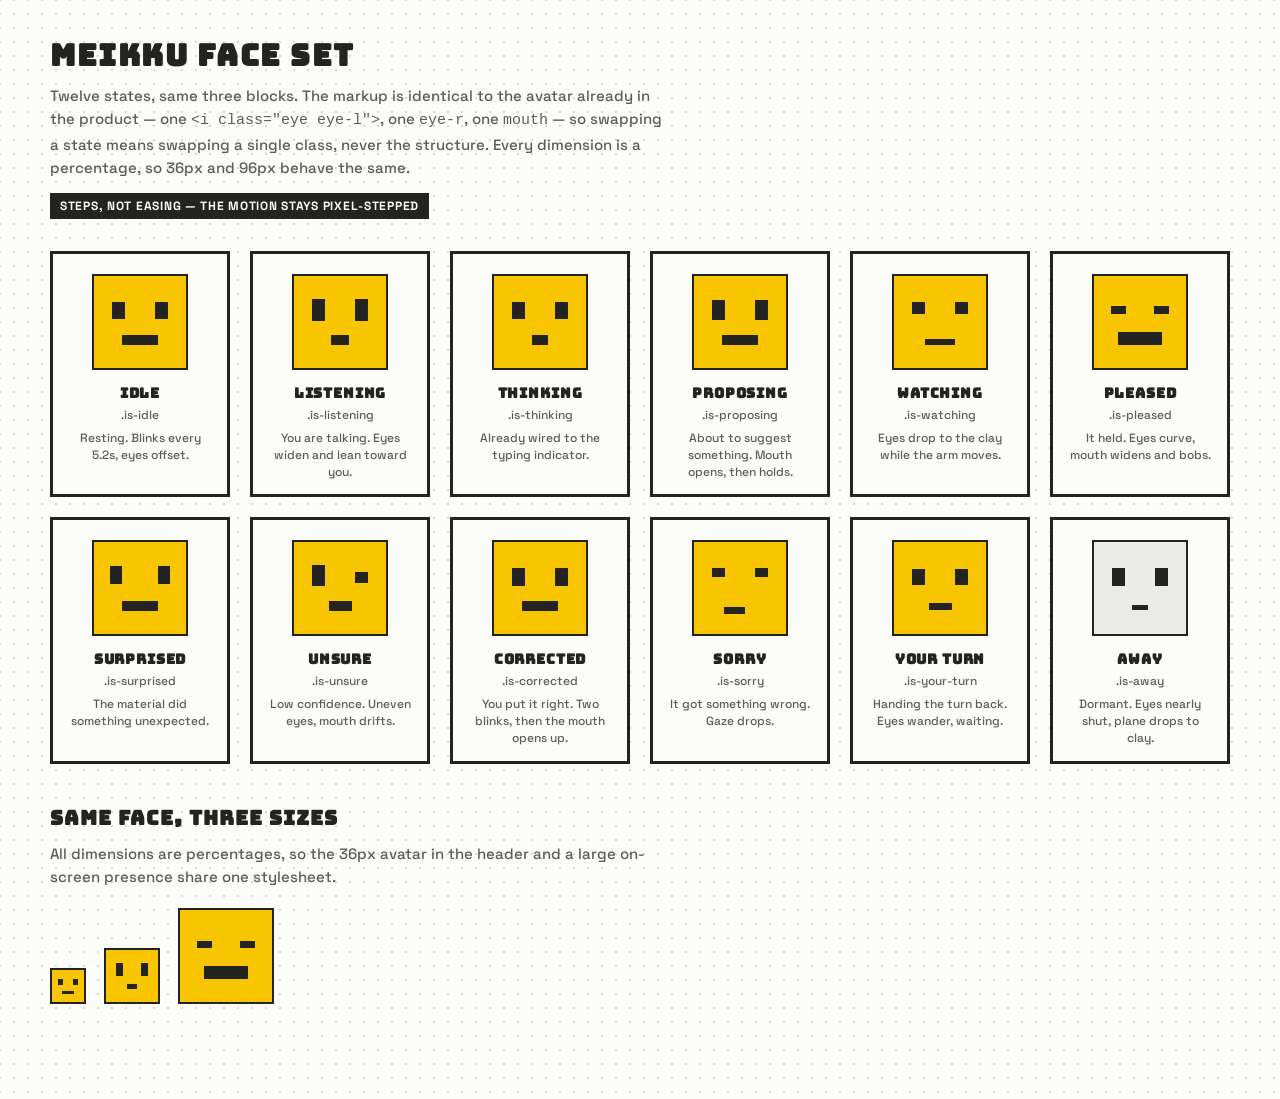
<file: deck-v3/robot/code/project/UI/d1_deck_evidence_slice/meikku_faces.html>
<!doctype html>
<html lang="en">
  <head>
    <meta charset="utf-8" />
    <meta name="viewport" content="width=device-width, initial-scale=1" />
    <title>Meikku — Face set</title>
    <link rel="icon" href="data:," />
    <style>
      @font-face {
        font-family: "Bungee";
        src: url("../../../../../ui/assets/storyboard/fonts/Bungee-Regular.ttf") format("truetype");
        font-display: swap;
      }
      @font-face {
        font-family: "Space Grotesk";
        src: url("../../../../../ui/assets/storyboard/fonts/SpaceGrotesk-wght.ttf") format("truetype");
        font-weight: 300 700;
        font-display: swap;
      }

      :root {
        /* Meikku Design DNA 2026-08-07 —— 唯一允许出现字面色值的地方 */
        --meikku-paper: #FCFCFA;
        --meikku-clay:  #EBEBE7;
        --meikku-grid:  #D8D8D3;
        --meikku-stone: #5C5C58;
        --meikku-slate: #232322;
        --meikku-ultramarine: #1052CC;
        --meikku-viridian:    #0E7A42;
        --meikku-cadmium:     #F7C600;
        --meikku-vermilion:   #D42718;
        --font-display: "Bungee", Impact, "Arial Black", sans-serif;
        --font-body: "Space Grotesk", Arial, Helvetica, sans-serif;
      }

      * { margin: 0; padding: 0; box-sizing: border-box; }
      body {
        font-family: var(--font-body);
        background: var(--meikku-paper);
        color: var(--meikku-slate);
        padding: 40px 32px 64px;
        background-image: radial-gradient(var(--meikku-grid) 1px, transparent 1px);
        background-size: 14px 14px;
        background-position: 7px 7px;
      }

      header { max-width: 1180px; margin: 0 auto 32px; }
      h1 {
        font-family: var(--font-display); font-size: 30px;
        letter-spacing: .05em; text-transform: uppercase; line-height: 1;
      }
      .lede {
        margin-top: 14px; max-width: 62ch;
        font-size: 15px; font-weight: 500; line-height: 1.55; color: var(--meikku-stone);
      }
      .note {
        margin-top: 14px; display: inline-block;
        background: var(--meikku-slate); color: var(--meikku-paper);
        padding: 5px 10px; font-size: 12px; font-weight: 700;
        letter-spacing: .06em; text-transform: uppercase;
      }

      .grid {
        max-width: 1180px; margin: 0 auto;
        display: grid; grid-template-columns: repeat(auto-fill, minmax(178px, 1fr));
        gap: 20px;
      }
      .cell {
        background: var(--meikku-paper);
        border: 3px solid var(--meikku-slate);
        padding: 20px 16px 14px;
        display: flex; flex-direction: column; align-items: center; gap: 14px;
      }
      .cell figcaption { text-align: center; }
      .cell b {
        display: block; font-family: var(--font-display);
        font-size: 14px; letter-spacing: .06em; text-transform: uppercase;
      }
      .cell code {
        display: block; margin-top: 5px;
        font-family: var(--font-body); font-size: 12px; font-weight: 500;
        color: var(--meikku-stone);
      }
      .cell small {
        display: block; margin-top: 7px; font-size: 12px;
        font-weight: 500; line-height: 1.4; color: var(--meikku-stone);
      }

      /* ══════════════════════════════════════════════════════════
         THE FACE
         结构与产品里的头像完全一致：三个方块，无第四个元素。
         全部尺寸用百分比，所以 36px 与 96px 表现一致 ——
         换尺寸只改 .face 的 width/height。
         ══════════════════════════════════════════════════════════ */
      .face {
        position: relative; flex-shrink: 0;
        width: 96px; height: 96px;
        background: var(--meikku-cadmium);
        border: 2px solid var(--meikku-slate);
      }
      .face i { position: absolute; background: var(--meikku-slate); display: block; }
      .face .eye  { width: 13.9%; height: 19.4%; top: 27.8%; }
      .face .eye-l { left: 19.4%; }
      .face .eye-r { right: 19.4%; }
      .face .mouth { width: 38.9%; height: 11.1%; left: 30.5%; top: 63.9%; }

      /* 尺寸演示用 */
      .size-row { display: flex; align-items: flex-end; gap: 18px; }
      .size-row .face { width: 36px; height: 36px; }
      .size-row .face.md { width: 56px; height: 56px; }
      .size-row .face.lg { width: 96px; height: 96px; }

      /* ══════════════════════════════════════════════════════════
         12 个表情
         全部用 steps() 切换，保留像素动画的顿感，不用缓动。
         每个都对应产品里一个真实时刻，不是纯装饰。
         ══════════════════════════════════════════════════════════ */

      /* 01 IDLE —— 静息，每 5.2s 眨一次，左右眼错开 */
      @keyframes f-idle { 0%,92%,100% { height: 19.4%; top: 27.8%; } 95% { height: 5%; top: 36%; } }
      .is-idle .eye { animation: f-idle 5.2s steps(1) infinite; }
      .is-idle .eye-r { animation-delay: .06s; }

      /* 02 LISTENING —— 你在说话：眼睛睁大并偏向你，嘴收小 */
      @keyframes f-listen-eye { 0%,100% { transform: translateX(0); } 50% { transform: translateX(-14%); } }
      .is-listening .eye { height: 24%; top: 25%; animation: f-listen-eye 2.4s steps(2) infinite; }
      .is-listening .mouth { width: 19%; left: 40.5%; }

      /* 03 THINKING —— 眯眼抿嘴，缓慢起伏 */
      @keyframes f-think { 0%,100% { height: 8%; top: 33%; } 50% { height: 5%; top: 35%; } }
      .is-thinking .eye { animation: f-think 1.4s steps(2) infinite; }
      .is-thinking .mouth { width: 16.6%; left: 41.7%; }

      /* 04 PROPOSING —— 要提建议了：嘴张开又收住，像在斟酌措辞 */
      @keyframes f-propose { 0%,100% { width: 38.9%; left: 30.5%; } 45% { width: 52%; left: 24%; } }
      .is-proposing .mouth { animation: f-propose 1.8s steps(2) infinite; }
      .is-proposing .eye { height: 22%; top: 26%; }

      /* 05 WATCHING —— 在看黏土：视线下移，嘴平 */
      @keyframes f-watch { 0%,100% { top: 38%; } 50% { top: 41%; } }
      .is-watching .eye { height: 13%; animation: f-watch 3s steps(2) infinite; }
      .is-watching .mouth { height: 5.5%; top: 69%; width: 33%; left: 33.5%; }

      /* 06 PLEASED —— 成了：眼睛弯成两道短块，嘴拉宽 */
      @keyframes f-pleased { 0%,100% { transform: translateY(0); } 50% { transform: translateY(-6%); } }
      .is-pleased .eye { height: 8%; top: 33%; width: 16.6%; }
      .is-pleased .eye-l { left: 18%; }
      .is-pleased .eye-r { right: 18%; }
      .is-pleased .mouth { width: 47%; left: 26.5%; height: 13.9%; top: 61%;
                            animation: f-pleased 1.2s steps(2) infinite; }

      /* 07 SURPRISED —— 材料结果出乎意料：眼睛弹成方块，嘴缩成小方块 */
      @keyframes f-surprise-eye { 0%,100% { width: 19.4%; height: 19.4%; } 18% { width: 25%; height: 25%; top: 24%; } }
      @keyframes f-surprise-mouth { 0%,100% { width: 16.6%; height: 16.6%; left: 41.7%; top: 61%; } 18% { width: 22%; height: 22%; left: 39%; top: 58%; } }
      .is-surprised .eye { top: 26%; animation: f-surprise-eye 1.6s steps(1) infinite; }
      .is-surprised .eye-l { left: 17%; }
      .is-surprised .eye-r { right: 17%; }
      .is-surprised .mouth { animation: f-surprise-mouth 1.6s steps(1) infinite; }

      /* 08 UNSURE —— 拿不准：两眼不齐，嘴左右挪 */
      @keyframes f-unsure { 0%,100% { transform: translateX(-10%); } 50% { transform: translateX(10%); } }
      .is-unsure .eye-l { height: 22%; top: 25%; }
      .is-unsure .eye-r { height: 12%; top: 32%; }
      .is-unsure .mouth { width: 25%; left: 37.5%; animation: f-unsure 2s steps(2) infinite; }

      /* 09 CORRECTED —— 被纠正后想通了：连眨两下，然后嘴放宽 */
      @keyframes f-corr-eye { 0%,55%,100% { height: 19.4%; top: 27.8%; } 12%,28% { height: 4%; top: 36%; } 20% { height: 19.4%; top: 27.8%; } }
      @keyframes f-corr-mouth { 0%,50% { width: 19%; left: 40.5%; } 70%,100% { width: 44%; left: 28%; } }
      .is-corrected .eye { animation: f-corr-eye 3.2s steps(1) infinite; }
      .is-corrected .mouth { animation: f-corr-mouth 3.2s steps(1) infinite; }

      /* 10 SORRY —— 弄砸了：视线下垂，嘴小且偏 */
      @keyframes f-sorry { 0%,100% { top: 41%; } 50% { top: 43%; } }
      .is-sorry .eye { height: 10%; animation: f-sorry 2.6s steps(2) infinite; }
      .is-sorry .mouth { width: 22%; height: 8%; left: 33%; top: 70%; }

      /* 11 YOUR-TURN —— 把回合交还给你：目光左右游移，等着 */
      @keyframes f-turn { 0%,100% { transform: translateX(-18%); } 50% { transform: translateX(18%); } }
      .is-your-turn .eye { height: 17%; top: 29%; animation: f-turn 2.8s steps(3) infinite; }
      .is-your-turn .mouth { width: 25%; left: 37.5%; height: 8%; top: 66%; }

      /* 12 AWAY —— 休眠：眼睛几乎闭合，整张脸退到 clay 色 */
      @keyframes f-away { 0%,100% { height: 4%; top: 36%; } 50% { height: 6%; top: 35%; } }
      .is-away { background: var(--meikku-clay); }
      .is-away .eye { animation: f-away 4s steps(2) infinite; }
      .is-away .mouth { width: 16.6%; height: 6%; left: 41.7%; top: 68%; }

      /* 尊重系统的减弱动效设置 */
      @media (prefers-reduced-motion: reduce) {
        .face i { animation: none !important; }
      }
    </style>
  </head>
  <body>
    <header>
      <h1>Meikku face set</h1>
      <p class="lede">
        Twelve states, same three blocks. The markup is identical to the avatar already in the
        product — one <code>&lt;i class="eye eye-l"&gt;</code>, one <code>eye-r</code>, one
        <code>mouth</code> — so swapping a state means swapping a single class, never the structure.
        Every dimension is a percentage, so 36px and 96px behave the same.
      </p>
      <span class="note">Steps, not easing — the motion stays pixel-stepped</span>
    </header>

    <div class="grid">
      <figure class="cell">
        <div class="face is-idle"><i class="eye eye-l"></i><i class="eye eye-r"></i><i class="mouth"></i></div>
        <figcaption><b>Idle</b><code>.is-idle</code><small>Resting. Blinks every 5.2s, eyes offset.</small></figcaption>
      </figure>

      <figure class="cell">
        <div class="face is-listening"><i class="eye eye-l"></i><i class="eye eye-r"></i><i class="mouth"></i></div>
        <figcaption><b>Listening</b><code>.is-listening</code><small>You are talking. Eyes widen and lean toward you.</small></figcaption>
      </figure>

      <figure class="cell">
        <div class="face is-thinking"><i class="eye eye-l"></i><i class="eye eye-r"></i><i class="mouth"></i></div>
        <figcaption><b>Thinking</b><code>.is-thinking</code><small>Already wired to the typing indicator.</small></figcaption>
      </figure>

      <figure class="cell">
        <div class="face is-proposing"><i class="eye eye-l"></i><i class="eye eye-r"></i><i class="mouth"></i></div>
        <figcaption><b>Proposing</b><code>.is-proposing</code><small>About to suggest something. Mouth opens, then holds.</small></figcaption>
      </figure>

      <figure class="cell">
        <div class="face is-watching"><i class="eye eye-l"></i><i class="eye eye-r"></i><i class="mouth"></i></div>
        <figcaption><b>Watching</b><code>.is-watching</code><small>Eyes drop to the clay while the arm moves.</small></figcaption>
      </figure>

      <figure class="cell">
        <div class="face is-pleased"><i class="eye eye-l"></i><i class="eye eye-r"></i><i class="mouth"></i></div>
        <figcaption><b>Pleased</b><code>.is-pleased</code><small>It held. Eyes curve, mouth widens and bobs.</small></figcaption>
      </figure>

      <figure class="cell">
        <div class="face is-surprised"><i class="eye eye-l"></i><i class="eye eye-r"></i><i class="mouth"></i></div>
        <figcaption><b>Surprised</b><code>.is-surprised</code><small>The material did something unexpected.</small></figcaption>
      </figure>

      <figure class="cell">
        <div class="face is-unsure"><i class="eye eye-l"></i><i class="eye eye-r"></i><i class="mouth"></i></div>
        <figcaption><b>Unsure</b><code>.is-unsure</code><small>Low confidence. Uneven eyes, mouth drifts.</small></figcaption>
      </figure>

      <figure class="cell">
        <div class="face is-corrected"><i class="eye eye-l"></i><i class="eye eye-r"></i><i class="mouth"></i></div>
        <figcaption><b>Corrected</b><code>.is-corrected</code><small>You put it right. Two blinks, then the mouth opens up.</small></figcaption>
      </figure>

      <figure class="cell">
        <div class="face is-sorry"><i class="eye eye-l"></i><i class="eye eye-r"></i><i class="mouth"></i></div>
        <figcaption><b>Sorry</b><code>.is-sorry</code><small>It got something wrong. Gaze drops.</small></figcaption>
      </figure>

      <figure class="cell">
        <div class="face is-your-turn"><i class="eye eye-l"></i><i class="eye eye-r"></i><i class="mouth"></i></div>
        <figcaption><b>Your turn</b><code>.is-your-turn</code><small>Handing the turn back. Eyes wander, waiting.</small></figcaption>
      </figure>

      <figure class="cell">
        <div class="face is-away"><i class="eye eye-l"></i><i class="eye eye-r"></i><i class="mouth"></i></div>
        <figcaption><b>Away</b><code>.is-away</code><small>Dormant. Eyes nearly shut, plane drops to clay.</small></figcaption>
      </figure>
    </div>

    <header style="margin-top:44px">
      <h1 style="font-size:20px">Same face, three sizes</h1>
      <p class="lede">All dimensions are percentages, so the 36px avatar in the header and a large
        on-screen presence share one stylesheet.</p>
      <div class="size-row" style="margin-top:20px">
        <div class="face is-idle"><i class="eye eye-l"></i><i class="eye eye-r"></i><i class="mouth"></i></div>
        <div class="face md is-listening"><i class="eye eye-l"></i><i class="eye eye-r"></i><i class="mouth"></i></div>
        <div class="face lg is-pleased"><i class="eye eye-l"></i><i class="eye eye-r"></i><i class="mouth"></i></div>
      </div>
    </header>
  </body>
</html>
</file>
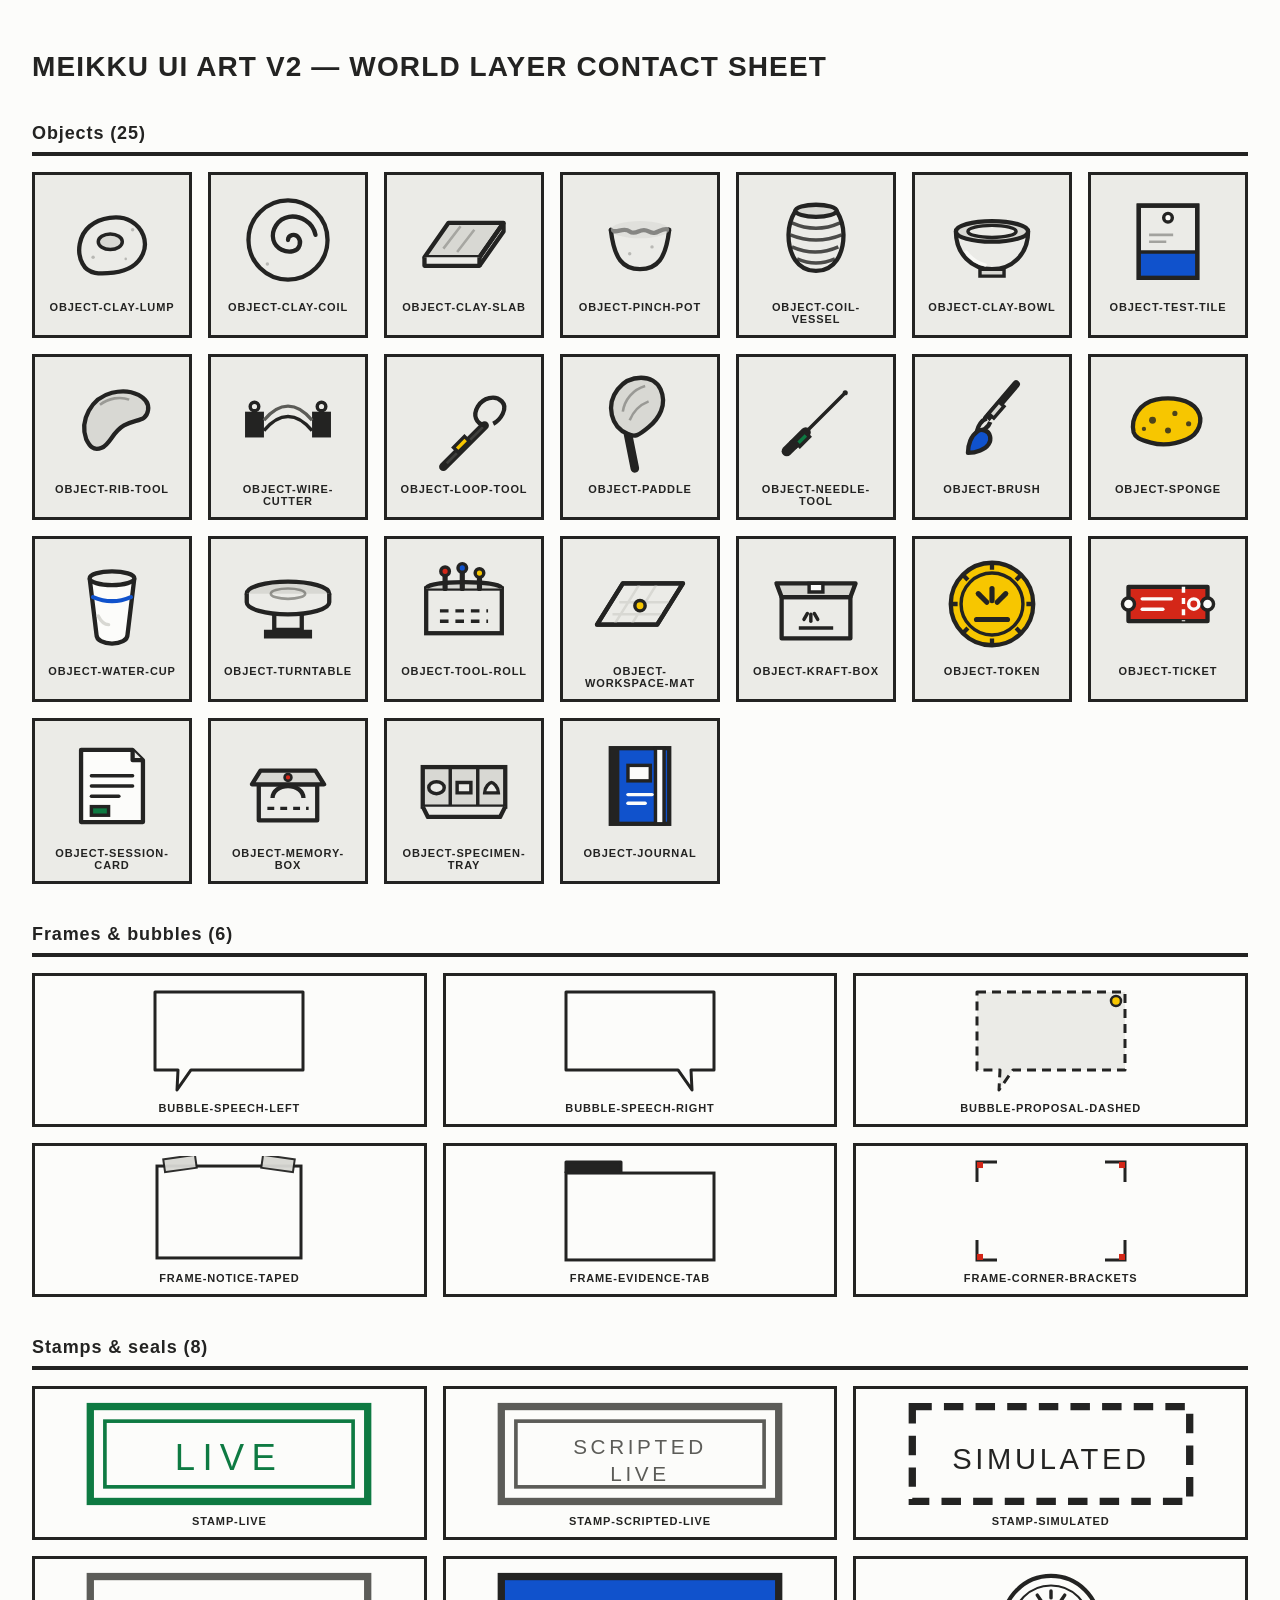
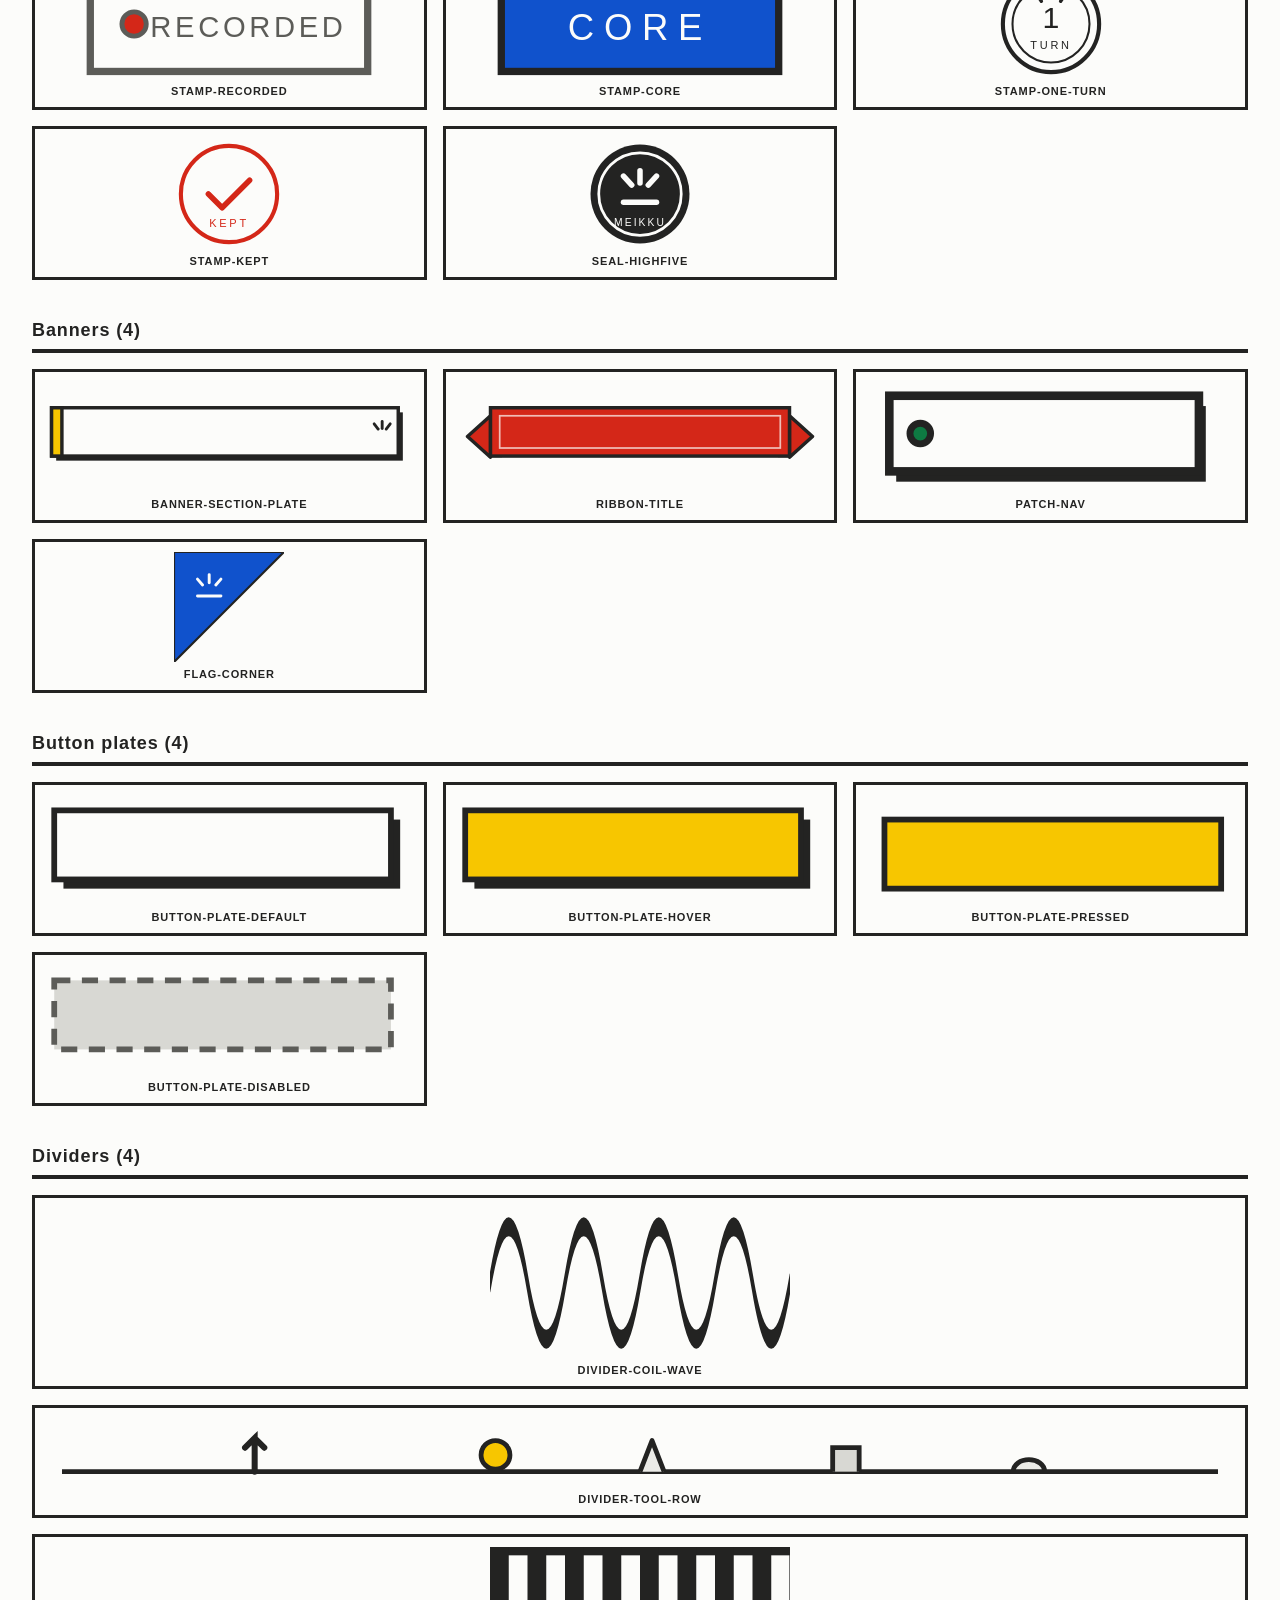
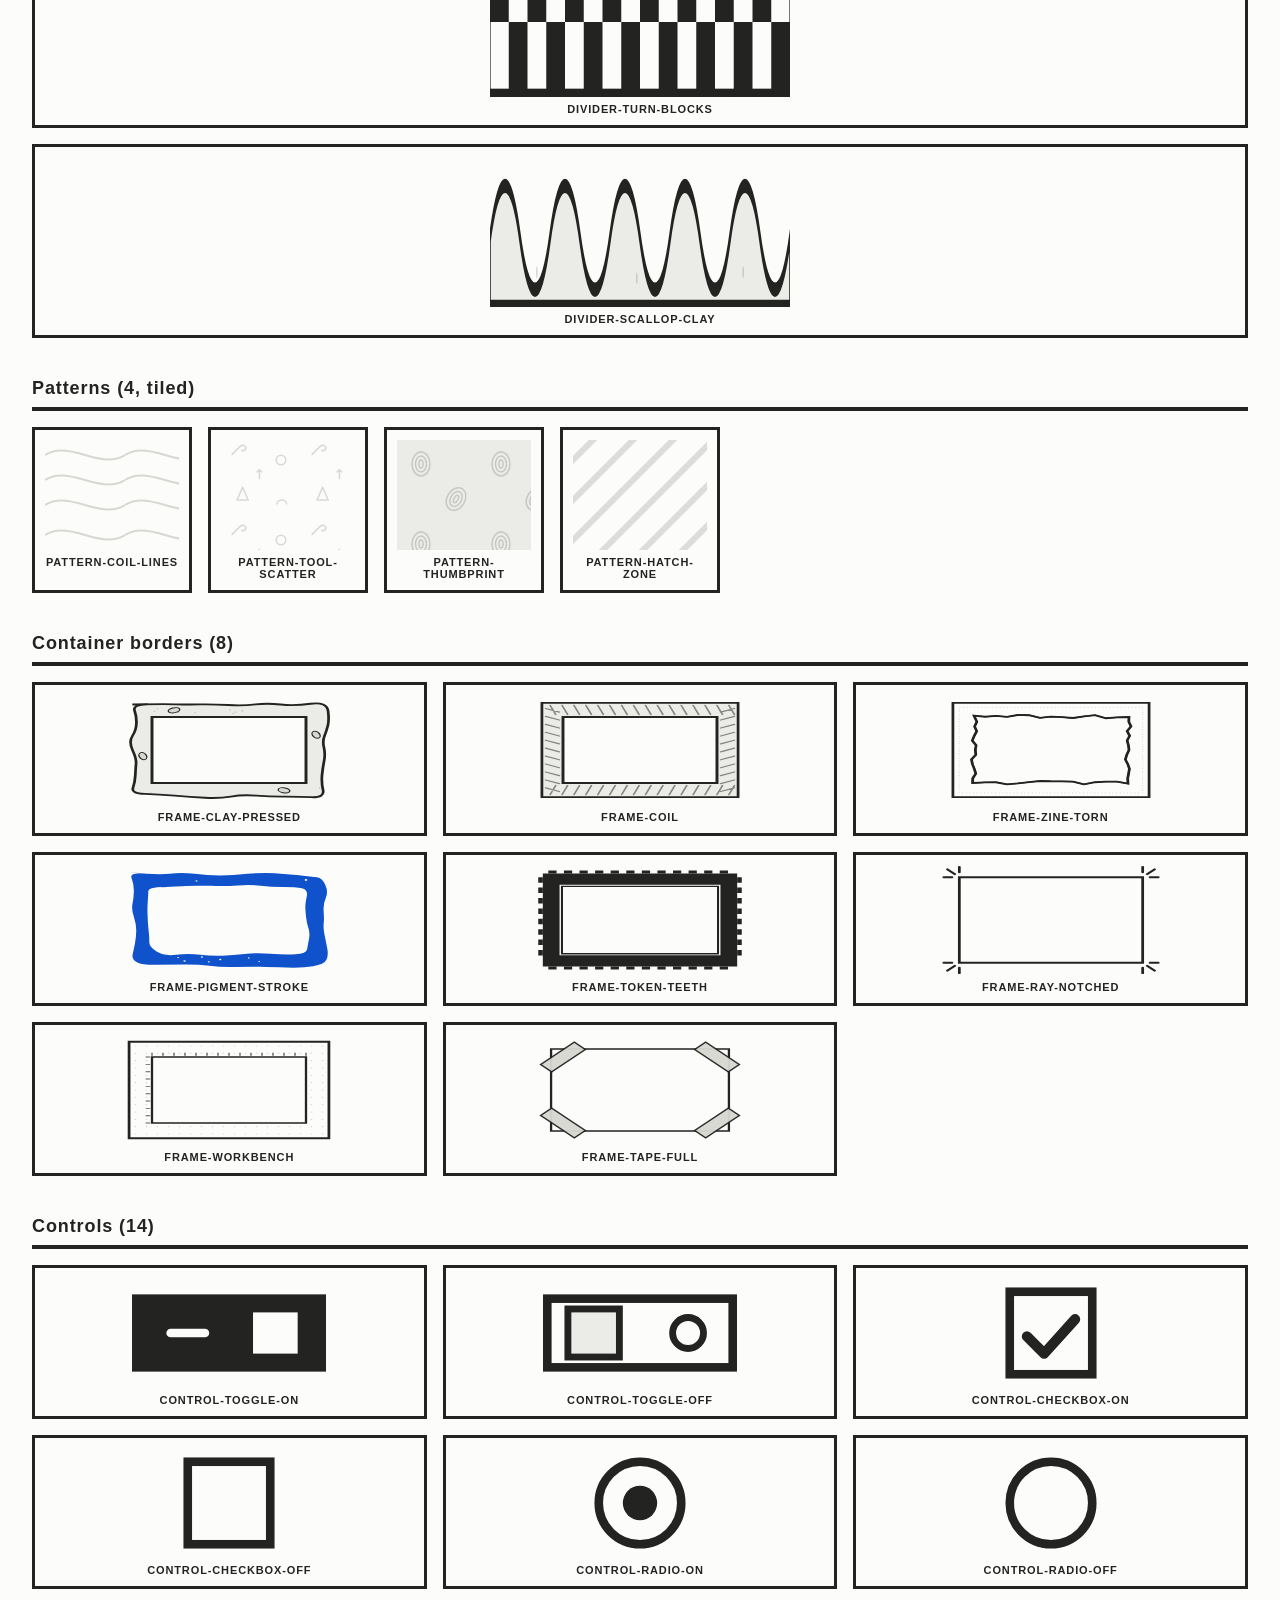
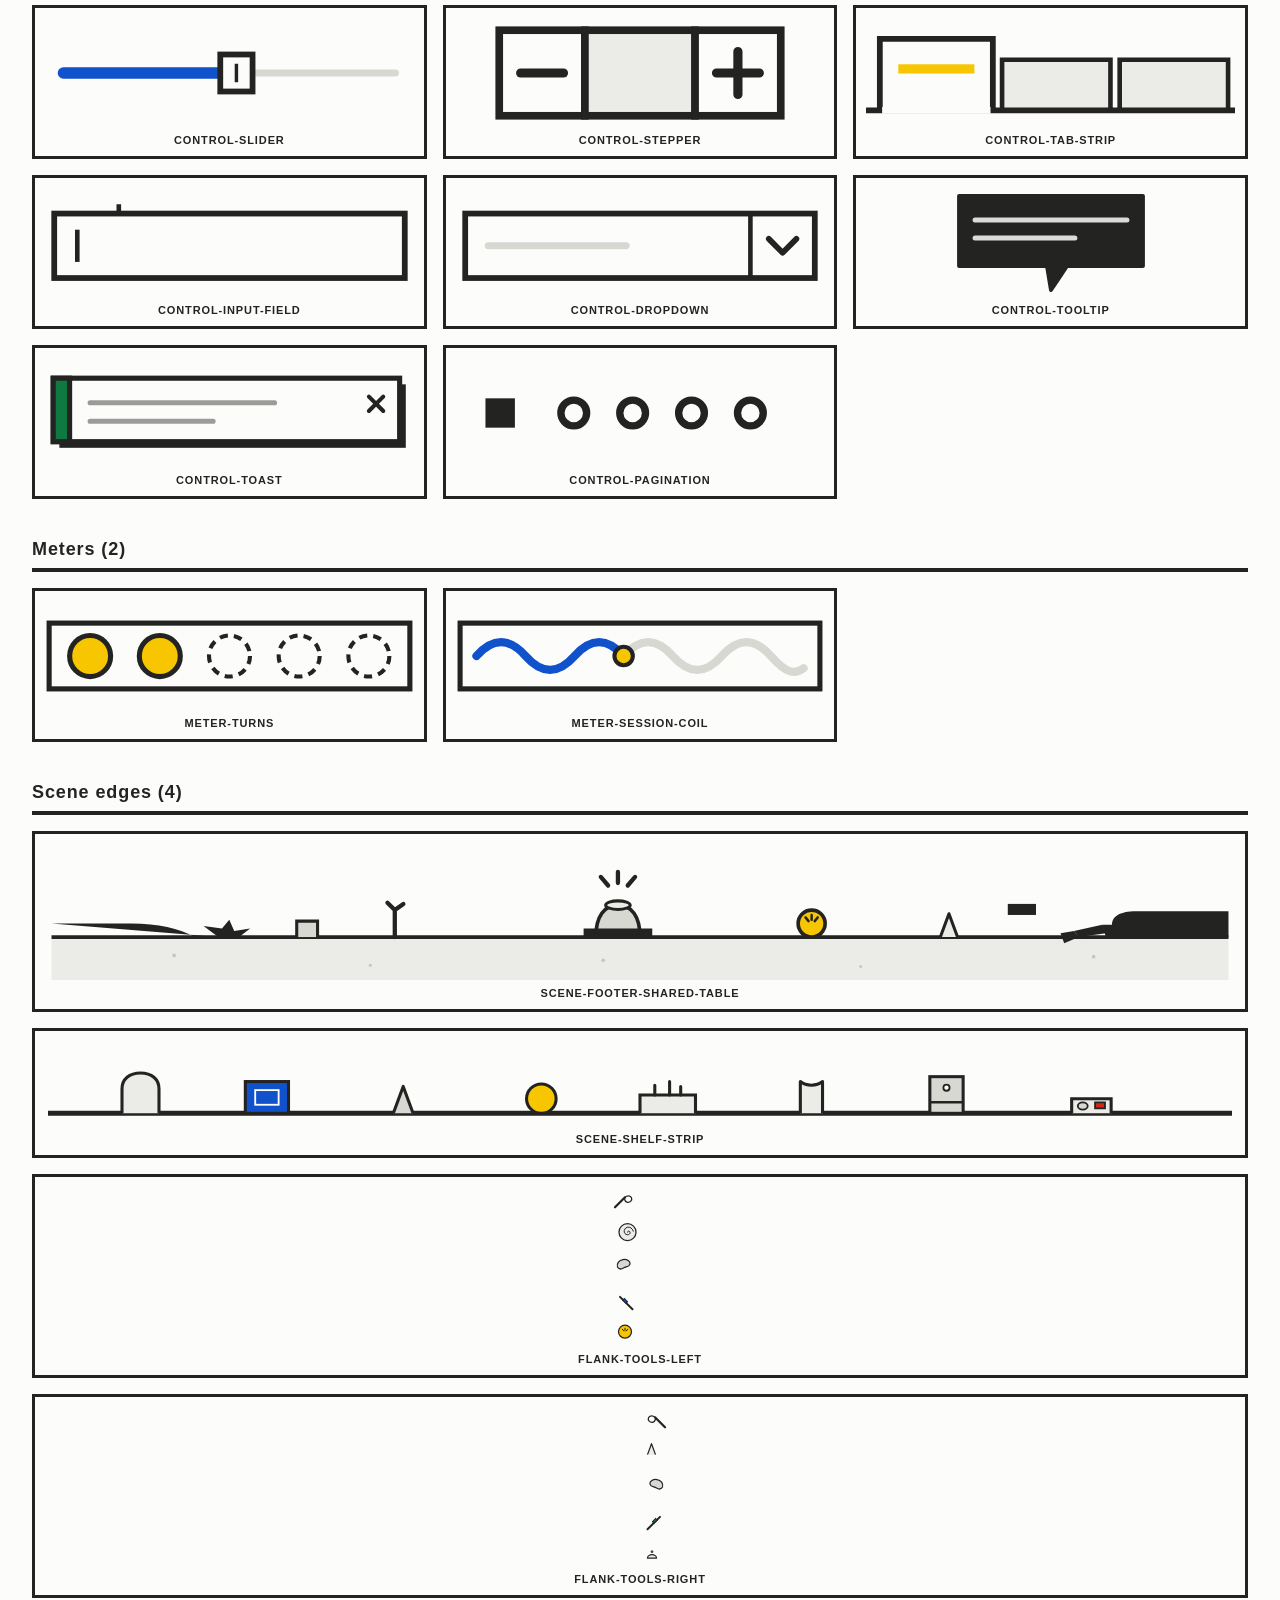
<file: deck-v3/ui/assets/brand/ui_art_v2/previews/v2_contact_sheet.html>
<!DOCTYPE html>
<html lang="en">
<head>
<meta charset="UTF-8">
<title>Meikku UI Art v2 — Contact Sheet</title>
<style>
body{font-family:"Space Grotesk",Arial,sans-serif;background:#FCFCFA;color:#232322;margin:0;padding:32px}
h1{font-family:"Bungee","Arial Black",sans-serif;font-size:28px;letter-spacing:.04em}
h2{font-family:"Bungee","Arial Black",sans-serif;font-size:18px;letter-spacing:.05em;border-bottom:4px solid #232322;padding-bottom:8px;margin-top:40px}
.grid{display:grid;grid-template-columns:repeat(auto-fill,minmax(150px,1fr));gap:16px;margin-top:16px}
.cell{border:3px solid #232322;background:#FCFCFA;padding:10px;text-align:center}
.cell.dark{background:#232322;color:#FCFCFA}
.cell.clay{background:#EBEBE7}
.cell img{width:100%;height:110px;object-fit:contain;display:block}
.cell small{display:block;margin-top:6px;font-size:11px;font-weight:700;letter-spacing:.08em;text-transform:uppercase}
.wide{grid-template-columns:repeat(auto-fill,minmax(300px,1fr))}
.full .cell img{height:80px}
.strip .cell{grid-column:1/-1}
.strip .cell img{height:auto;max-height:160px;width:100%}
</style>
</head>
<body>
<h1>MEIKKU UI ART V2 — WORLD LAYER CONTACT SHEET</h1>

<h2>Objects (25)</h2>
<div class="grid" id="objects"></div>
<h2>Frames &amp; bubbles (6)</h2>
<div class="grid wide" id="frames"></div>
<h2>Stamps &amp; seals (8)</h2>
<div class="grid wide" id="stamps"></div>
<h2>Banners (4)</h2>
<div class="grid wide" id="banners"></div>
<h2>Button plates (4)</h2>
<div class="grid wide" id="buttons"></div>
<h2>Dividers (4)</h2>
<div class="grid full strip" id="dividers"></div>
<h2>Patterns (4, tiled)</h2>
<div class="grid" id="patterns"></div>
<h2>Container borders (8)</h2>
<div class="grid wide" id="containers"></div>
<h2>Controls (14)</h2>
<div class="grid wide" id="controls"></div>
<h2>Meters (2)</h2>
<div class="grid wide" id="meters"></div>
<h2>Scene edges (4)</h2>
<div class="grid strip" id="scenes"></div>

<script>
const groups = {
objects:["object-clay-lump","object-clay-coil","object-clay-slab","object-pinch-pot","object-coil-vessel","object-clay-bowl","object-test-tile","object-rib-tool","object-wire-cutter","object-loop-tool","object-paddle","object-needle-tool","object-brush","object-sponge","object-water-cup","object-turntable","object-tool-roll","object-workspace-mat","object-kraft-box","object-token","object-ticket","object-session-card","object-memory-box","object-specimen-tray","object-journal"],
frames:["bubble-speech-left","bubble-speech-right","bubble-proposal-dashed","frame-notice-taped","frame-evidence-tab","frame-corner-brackets"],
stamps:["stamp-live","stamp-scripted-live","stamp-simulated","stamp-recorded","stamp-core","stamp-one-turn","stamp-kept","seal-highfive"],
banners:["banner-section-plate","ribbon-title","patch-nav","flag-corner"],
buttons:["button-plate-default","button-plate-hover","button-plate-pressed","button-plate-disabled"],
dividers:["divider-coil-wave","divider-tool-row","divider-turn-blocks","divider-scallop-clay"],
patterns:["pattern-coil-lines","pattern-tool-scatter","pattern-thumbprint","pattern-hatch-zone"],
containers:["frame-clay-pressed","frame-coil","frame-zine-torn","frame-pigment-stroke","frame-token-teeth","frame-ray-notched","frame-workbench","frame-tape-full"],
controls:["control-toggle-on","control-toggle-off","control-checkbox-on","control-checkbox-off","control-radio-on","control-radio-off","control-slider","control-stepper","control-tab-strip","control-input-field","control-dropdown","control-tooltip","control-toast","control-pagination"],
meters:["meter-turns","meter-session-coil"],
scenes:["scene-footer-shared-table","scene-shelf-strip","flank-tools-left","flank-tools-right"]
};
const dirs = {objects:"objects",frames:"frames",stamps:"stamps",banners:"banners",buttons:"buttons",containers:"containers",controls:"controls",dividers:"dividers",patterns:"patterns",meters:"meters",scenes:"scene_edges"};
for(const [g,names] of Object.entries(groups)){
  const el=document.getElementById(g);
  for(const n of names){
    const c=document.createElement('div');c.className='cell'+(g==='objects'?' clay':'');
    if(g==='patterns'){
      c.innerHTML=`<div style="height:110px;background:url('../${dirs[g]}/${n}.svg');background-size:80px"></div><small>${n}</small>`;
    } else {
      c.innerHTML=`<img src="../${dirs[g]}/${n}.svg" alt="${n}"><small>${n}</small>`;
    }
    el.appendChild(c);
  }
}
</script>
</body>
</html>
</file>
